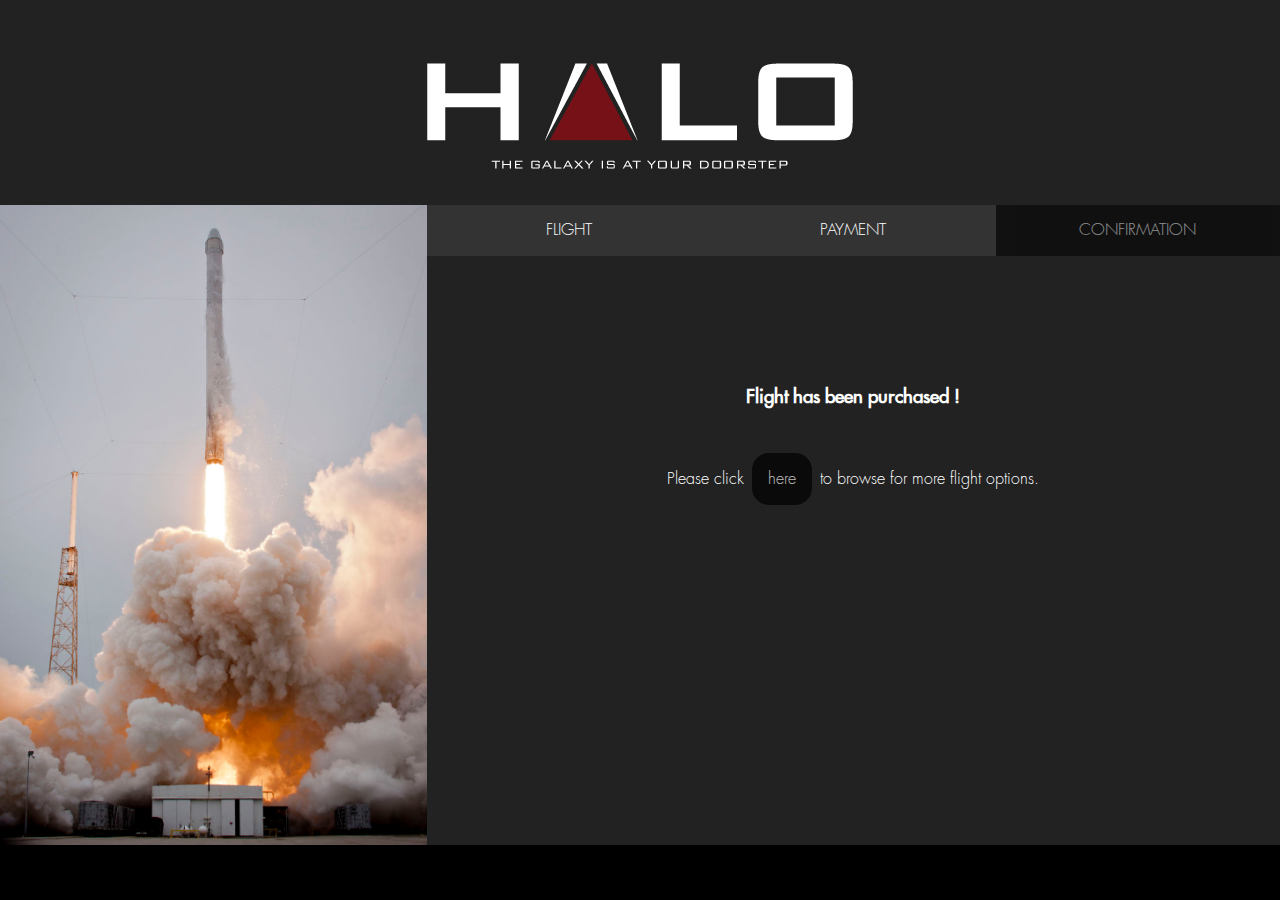
<file: confirm.html>
<!doctype html>
<html lang = "en">

<html>
	<head>

		<meta charset = "utf-8">
		<meta name="viewport" content="width=device-width, user-scalable=no">
		<title> Project Halo Flights </title>

		<link rel = "stylesheet" href = "css/main.css">
		<link rel = "stylesheet" href = "css/grid.css">
		<link rel = "stylesheet" href = "css/flight.css">


		<script>

		function toggle_visibility(id)
			{
					var e = document.getElementById(id);
					if (e.style.display == 'none' || e.style.display=='')
					{
							e.style.display = 'block';
					}
					else
					{
							e.style.display = 'none';
					}
			}

		</script>

	</head>

	<body>

		<div id="topheader">
		<a href = "index.html"> <img alt = "Header Logo for Project Halo" src = "img/project-halo-header.jpg" height = "auto" width = "100%" id="halologo"> </a>


	</div>






		<div class="grid_12">
			<div class="grid-6" id="confirmimg">
				<img src="img/launch.jpg" width="100%">

			</div>

			<div class="grid-12 confirmDetail">
				<div class="grid_12">

							<div class="grid-6 step"><a href="flight_iss.html"> FLIGHT </a></div>
							<div class="grid-6 step"><a href="purchase.html"> PAYMENT </a></div>
							<div class="grid-6 stepCurrent"><a href="confirm.html"> CONFIRMATION </a></div>

				</div>
				<div id="conText">
				<h3>Flight has been purchased !</h3>
				<p>Please click <a href="flights.html" class="blackbutton">here</a> to browse for more flight options.</p>
			</div>
			</div>


		</div>



	<!--
	<div class="footer">copyright</div>
	</body>
	-->

</html>
</file>
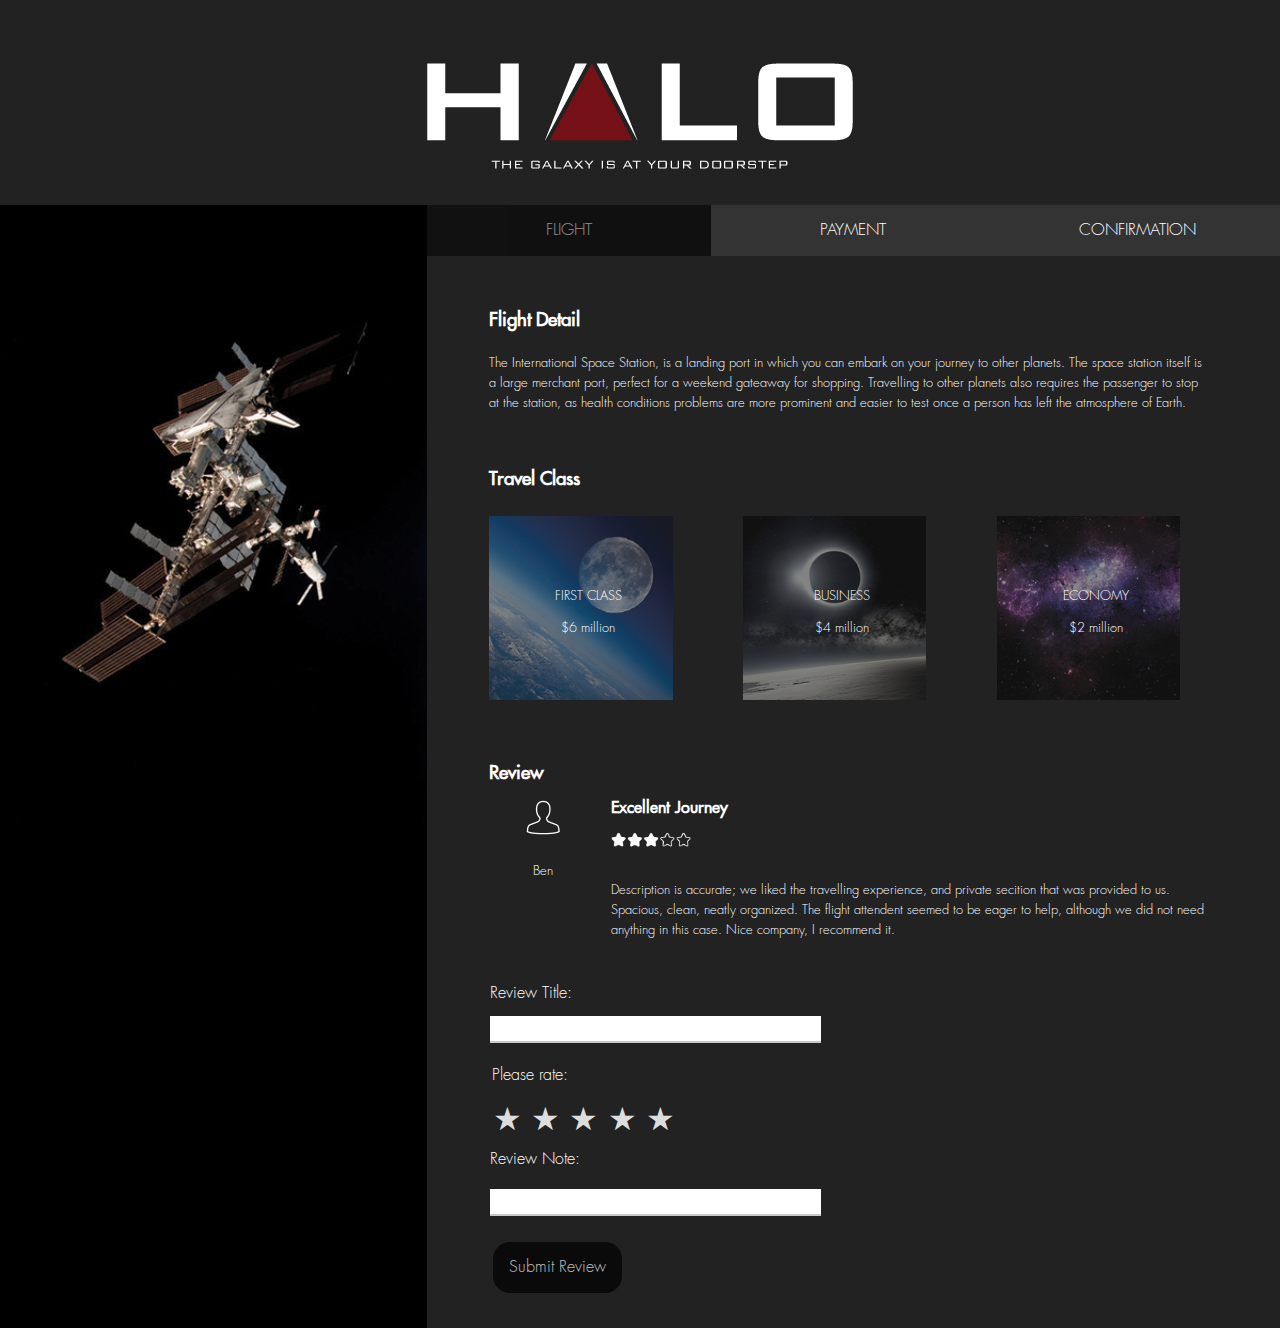
<file: flight_iss.html>
<!doctype html>
<html lang = "en">

<html>
	<head>

		<meta charset = "utf-8">
		<title> Project Halo Flights </title>
		<meta name="viewport" content="width=device-width, user-scalable=no">

		<link rel = "stylesheet" href = "css/main.css">
		<link rel = "stylesheet" href = "css/grid.css">
		<link rel = "stylesheet" href = "css/flight.css">


		<script>

		function toggle_visibility(id)
			{
					var e = document.getElementById(id);
					if (e.style.display == 'none' || e.style.display=='')
					{
							e.style.display = 'block';
					}
					else
					{
							e.style.display = 'none';
					}
			}

		</script>

	</head>

	<body>

		<div id="topheader">
		<a href = "index.html"> <img alt = "Header Logo for Project Halo" src = "img/project-halo-header.jpg" height = "auto" width = "100%" id="halologo"> </a>


	</div>






		<div class="grid_12 omega">
			<div class="grid-6 flightimgDiv">
				<img src="img/flights_iss_img.jpg" width="100%">

			</div>

			<div class="grid-12 omega" id="rightdetail">
				<div class="grid_12 omega">

							<div class="grid-6 stepCurrent"><a href="flight_iss.html"> FLIGHT </a></div>
							<div class="grid-6 step"><a href="purchase.html"> PAYMENT </a></div>
							<div class="grid-6 step"><a href="confirm.html"> CONFIRMATION </a></div>

				</div>
				<div class="grid_11 flightDetail omega">
					<h3>Flight Detail</h3>

				<p>The International Space Station, is a landing port in which you can embark on your journey to other planets. The space station itself is a large merchant port, perfect for a weekend gateaway for shopping. Travelling to other planets also requires the passenger to stop at the station, as health conditions problems are more prominent and easier to test once a person has left the atmosphere of Earth. </p>

						<!-- <div class="pButton"><a href="purchase.html">Purchase</a></div> -->

						<div class="grid_12 classSelection omega">
							<h3>Travel Class</h3>

							<a href="purchase.html">
								<div class="grid_3 imgcontainer">
								<img src="img/events_2_img.jpg">

								<div class="imgtext">
									<p>FIRST CLASS</p>
									<p>$6 million</p>
								</div>
							</div></a>
							<a href="purchase.html">
							<div class="grid_3 imgcontainer">
								<img src="img/events_4_img.jpg">
								<div class="imgtext">
									<p>BUSINESS</p>
									<p>$4 million</p>
								</div>
							</div>
						</a>
						<a href="purchase.html">
							<div class="grid_3 imgcontainer omega">
								<img src="img/events_5_img.jpg">
								<div class="imgtext">
									<p>ECONOMY</p>
									<p>$2 million</p>
								</div>
							</div>
						</a>
						</div>


						<div id="review" class="grid_12 omega">
							<h3>Review</h3>
							<div id="userreview">
								<div class="grid_2 reviewside">
									<img src="img/profile.png" width="50em">
									<p>Ben</p>
								</div>
							<div class="grid_10 omega">
										<h4>Excellent Journey</h4>
										<div><img src="img/star_white.png" width="80em"></div>
										<p>Description is accurate; we liked the travelling experience, and private secition that was provided to us. Spacious, clean, neatly organized. The flight attendent seemed to be eager to help, although we did not need anything in this case.
										Nice company, I recommend it.</p>

							</div>
						</div>




						</div>
						<div id="reviewbox">
						<div class="grid_12 omega">
								<form>

										<span class="formname">Review Title:</span>
										<span class="grid_11 omega"><input type="text" name="email" value=""/></span>
											<br />
											<fieldset class="rating">
											    <legend>Please rate:</legend>
											    <input type="radio" id="star5" name="rating" value="5" /><label for="star5" >5 stars</label>
											    <input type="radio" id="star4" name="rating" value="4" /><label for="star4" >4 stars</label>
											    <input type="radio" id="star3" name="rating" value="3" /><label for="star3" >3 stars</label>
											    <input type="radio" id="star2" name="rating" value="2" /><label for="star2" >2 stars</label>
											    <input type="radio" id="star1" name="rating" value="1" /><label for="star1" >1 star</label>
											</fieldset>
										<span class="formname grid_11 omega">Review Note:</span>
										<span class="grid_11 omega"><input type="text" name="note" value="" id="rNote" /></span>
											<br />

										<br />
										<!-- submit button-->
										<a href="#" class="blackbutton">Submit Review</a>
									</form>
						</div></div>


        </div>

			</div>

		</div>

<!--

	<div class="footer">copyright</div>

-->
	</body>

</html>
</file>
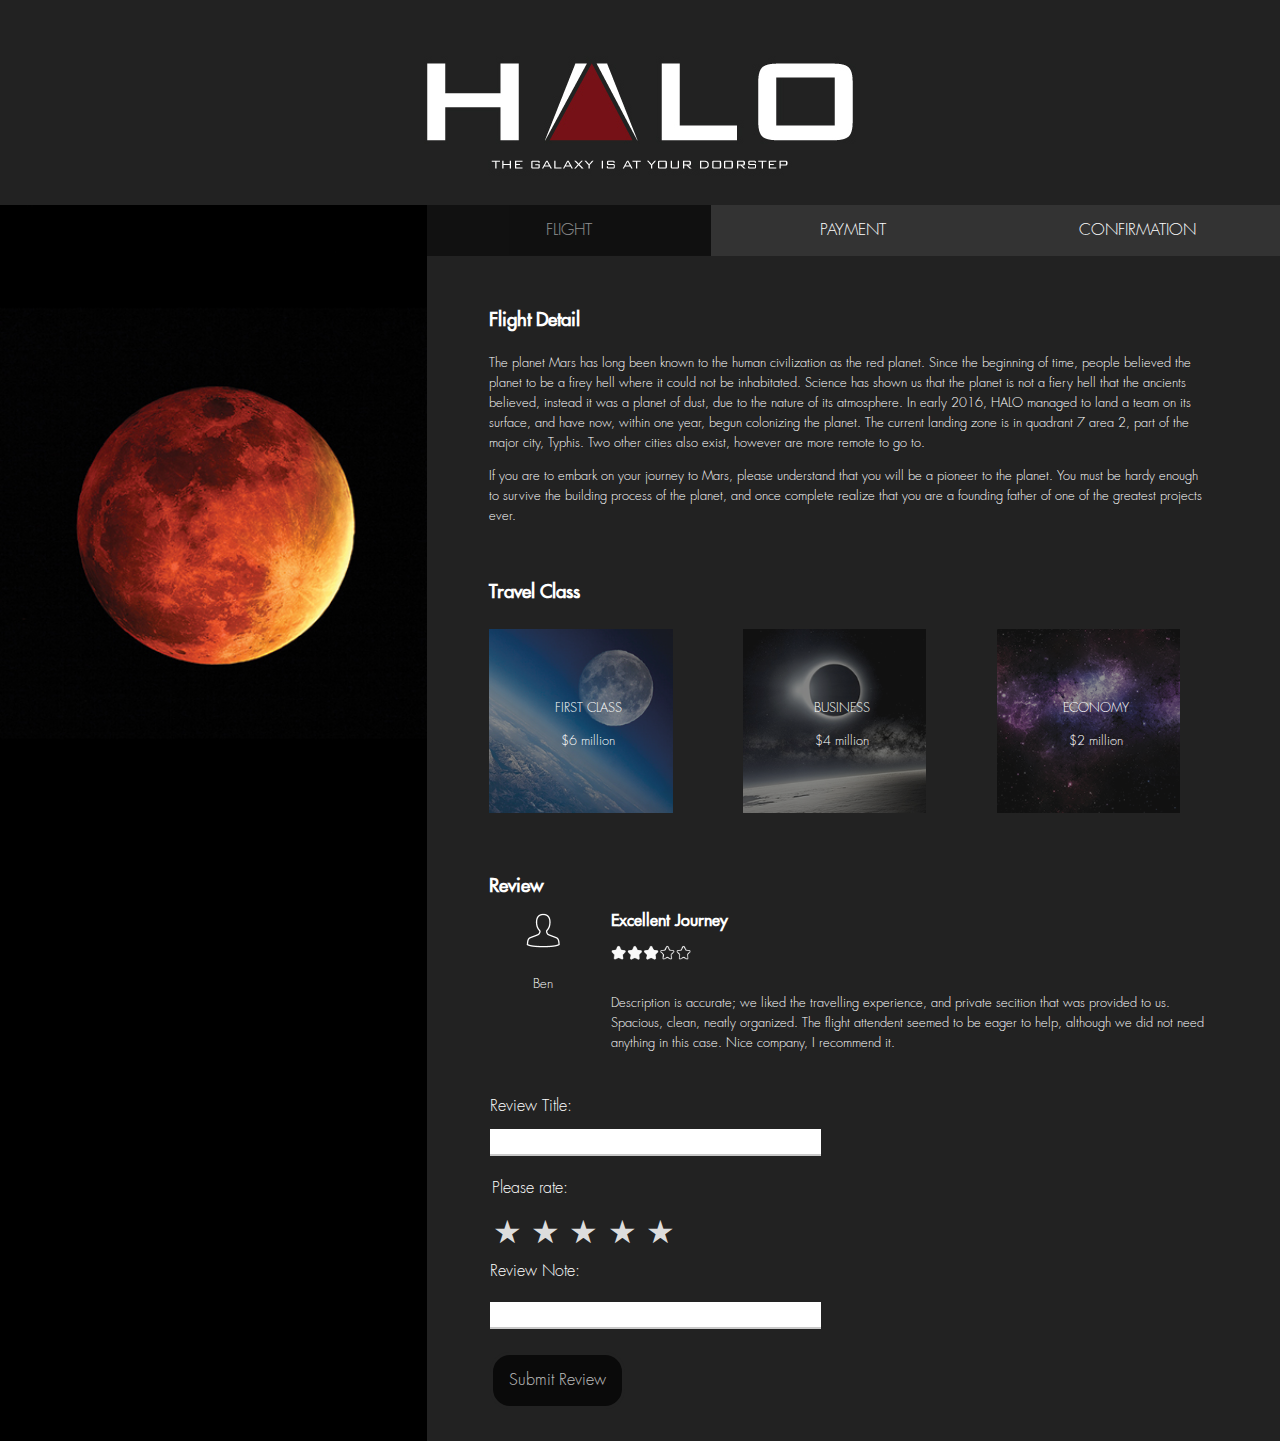
<file: flight_mars.html>
<!doctype html>
<html lang = "en">

<html>
	<head>

		<meta charset = "utf-8">
		<title> Project Halo Flights </title>
		<meta name="viewport" content="width=device-width, user-scalable=no">

		<link rel = "stylesheet" href = "css/main.css">
		<link rel = "stylesheet" href = "css/grid.css">
		<link rel = "stylesheet" href = "css/flight.css">


		<script>

		function toggle_visibility(id)
			{
					var e = document.getElementById(id);
					if (e.style.display == 'none' || e.style.display=='')
					{
							e.style.display = 'block';
					}
					else
					{
							e.style.display = 'none';
					}
			}

		</script>

	</head>

	<body>

		<div id="topheader">
		<a href = "index.html"> <img alt = "Header Logo for Project Halo" src = "img/project-halo-header.jpg" height = "auto" width = "100%" id="halologo"> </a>


	</div>






		<div class="grid_12 omega">
			<div class="grid-6 flightimgDiv">
				<img src="img/flights_mars_img.jpg" width="100%">

			</div>

			<div class="grid-12 omega" id="rightdetail">
				<div class="grid_12 omega">

							<div class="grid-6 stepCurrent"><a href="flight_iss.html"> FLIGHT </a></div>
							<div class="grid-6 step"><a href="purchase.html"> PAYMENT </a></div>
							<div class="grid-6 step"><a href="confirm.html"> CONFIRMATION </a></div>

				</div>
				<div class="grid_11 flightDetail omega">
					<h3>Flight Detail</h3>

				<p>The planet Mars has long been known to the human civilization as the red planet. Since the beginning of time, people believed the planet to be a firey hell where it could not be inhabitated. Science has shown us that the planet is not a fiery hell that the ancients believed, instead it was a planet of dust, due to the nature of its atmosphere. In early 2016, HALO managed to land a team on its surface, and have now, within one year, begun colonizing the planet. The current landing zone is in quadrant 7 area 2, part of the major city, Typhis. Two other cities also exist, however are more remote to go to.</p>

				<p> If you are to embark on your journey to Mars, please understand that you will be a pioneer to the planet. You must be hardy enough to survive the building process of the planet, and once complete realize that you are a founding father of one of the greatest projects ever. </p>

						<!-- <div class="pButton"><a href="purchase.html">Purchase</a></div> -->

						<div class="grid_12 classSelection omega">
							<h3>Travel Class</h3>

							<a href="purchase.html">
								<div class="grid_3 imgcontainer">
								<img src="img/events_2_img.jpg">

								<div class="imgtext">
									<p>FIRST CLASS</p>
									<p>$6 million</p>
								</div>
							</div></a>
							<a href="purchase.html">
							<div class="grid_3 imgcontainer">
								<img src="img/events_4_img.jpg">
								<div class="imgtext">
									<p>BUSINESS</p>
									<p>$4 million</p>
								</div>
							</div>
						</a>
						<a href="purchase.html">
							<div class="grid_3 imgcontainer omega">
								<img src="img/events_5_img.jpg">
								<div class="imgtext">
									<p>ECONOMY</p>
									<p>$2 million</p>
								</div>
							</div>
						</a>
						</div>


						<div id="review" class="grid_12 omega">
							<h3>Review</h3>
							<div id="userreview">
								<div class="grid_2 reviewside">
									<img src="img/profile.png" width="50em">
									<p>Ben</p>
								</div>
							<div class="grid_10 omega">
										<h4>Excellent Journey</h4>
										<div><img src="img/star_white.png" width="80em"></div>
										<p>Description is accurate; we liked the travelling experience, and private secition that was provided to us. Spacious, clean, neatly organized. The flight attendent seemed to be eager to help, although we did not need anything in this case.
										Nice company, I recommend it.</p>

							</div>
						</div>




						</div>
						<div id="reviewbox">
						<div class="grid_12 omega">
								<form>

										<span class="formname">Review Title:</span>
										<span class="grid_11 omega"><input type="text" name="email" value=""/></span>
											<br />
											<fieldset class="rating">
											    <legend>Please rate:</legend>
											    <input type="radio" id="star1" name="rating" value="1" /><label for="star1" >1 stars</label>
											    <input type="radio" id="star2" name="rating" value="2" /><label for="star2" >2 stars</label>
											    <input type="radio" id="star3" name="rating" value="3" /><label for="star3" >3 stars</label>
											    <input type="radio" id="star4" name="rating" value="4" /><label for="star4" >4 stars</label>
											    <input type="radio" id="star5" name="rating" value="5" /><label for="star5" >5 star</label>
											</fieldset>
										<span class="formname grid_11 omega">Review Note:</span>
										<span class="grid_11 omega"><input type="text" name="note" value="" id="rNote" /></span>
											<br />

										<br />
										<!-- submit button-->
										<a href="#" class="blackbutton">Submit Review</a>
									</form>
						</div></div>


        </div>

			</div>

		</div>

<!--

	<div class="footer">copyright</div>

-->
	</body>

</html>
</file>
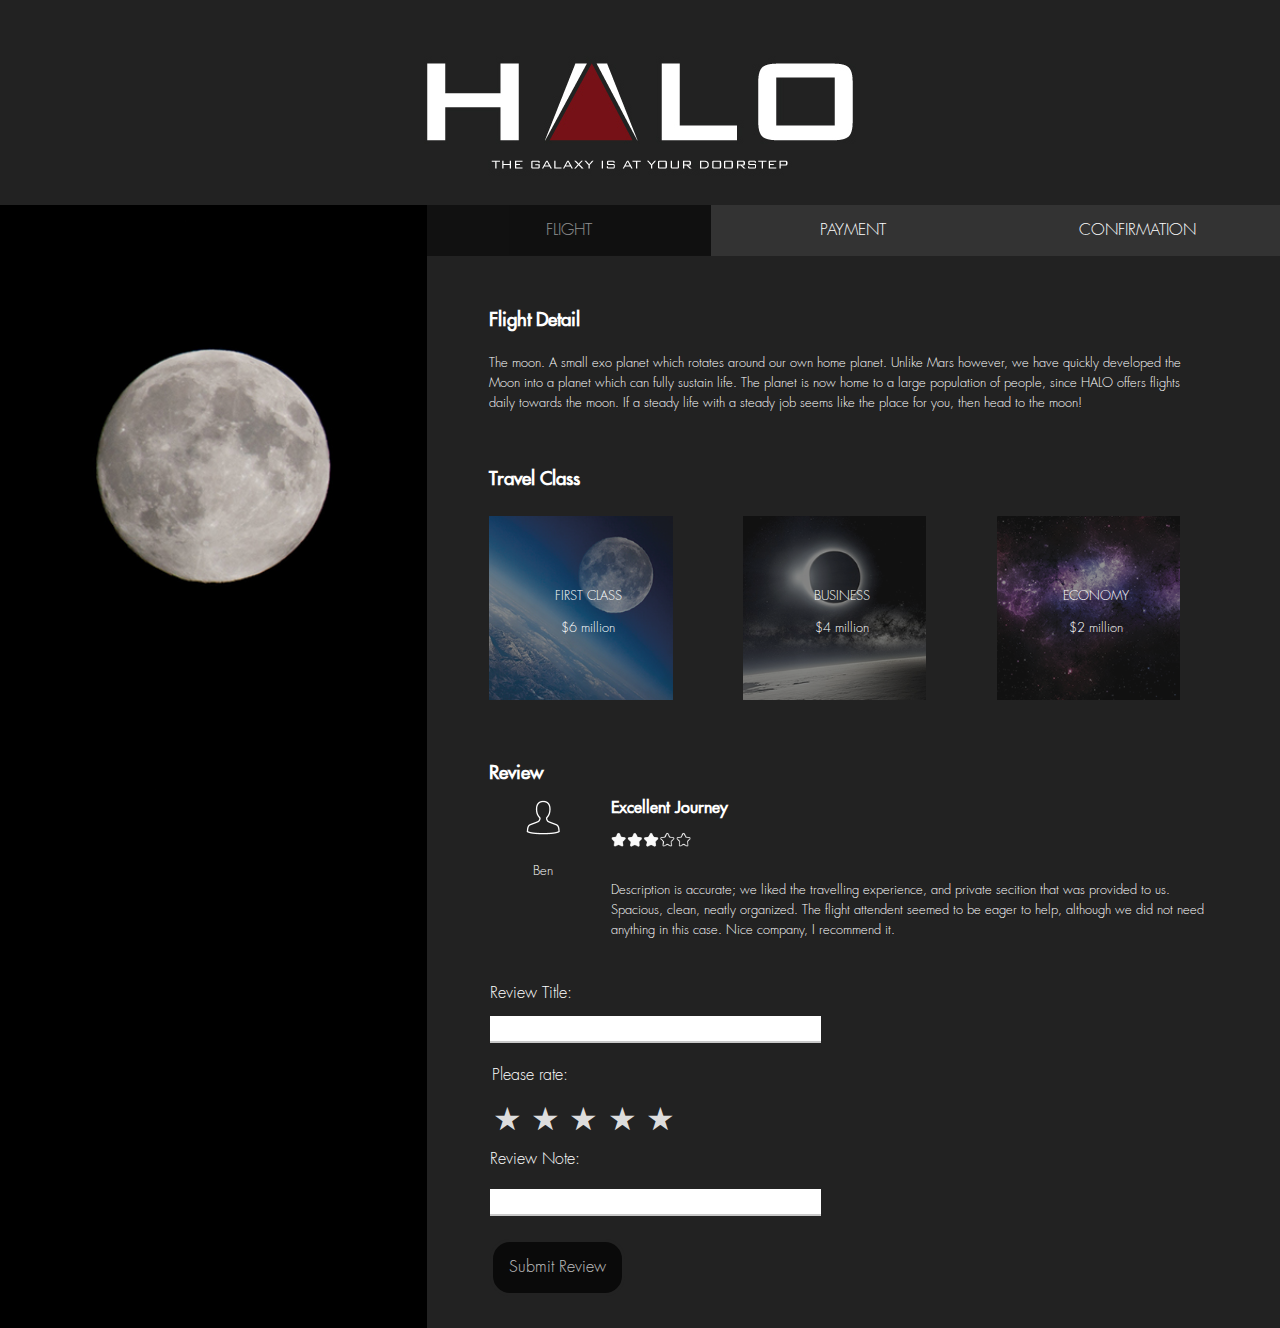
<file: flight_moon.html>
<!doctype html>
<html lang = "en">

<html>
	<head>

		<meta charset = "utf-8">
		<title> Project Halo Flights </title>
		<meta name="viewport" content="width=device-width, user-scalable=no">

		<link rel = "stylesheet" href = "css/main.css">
		<link rel = "stylesheet" href = "css/grid.css">
		<link rel = "stylesheet" href = "css/flight.css">


		<script>

		function toggle_visibility(id)
			{
					var e = document.getElementById(id);
					if (e.style.display == 'none' || e.style.display=='')
					{
							e.style.display = 'block';
					}
					else
					{
							e.style.display = 'none';
					}
			}

		</script>

	</head>

	<body>

		<div id="topheader">
		<a href = "index.html"> <img alt = "Header Logo for Project Halo" src = "img/project-halo-header.jpg" height = "auto" width = "100%" id="halologo"> </a>


	</div>






		<div class="grid_12 omega">
			<div class="grid-6 flightimgDiv">
				<img src="img/flights_mun_img.jpg" width="100%">

			</div>

			<div class="grid-12 omega" id="rightdetail">
				<div class="grid_12 omega">

							<div class="grid-6 stepCurrent"><a href="flight_iss.html"> FLIGHT </a></div>
							<div class="grid-6 step"><a href="purchase.html"> PAYMENT </a></div>
							<div class="grid-6 step"><a href="confirm.html"> CONFIRMATION </a></div>

				</div>
				<div class="grid_11 flightDetail omega">
					<h3>Flight Detail</h3>

				<p>The moon. A small exo planet which rotates around our own home planet. Unlike Mars however, we have quickly developed the Moon into a planet which can fully sustain life. The planet is now home to a large population of people, since HALO offers flights daily towards the moon. If a steady life with a steady job seems like the place for you, then head to the moon!</p>

						<!-- <div class="pButton"><a href="purchase.html">Purchase</a></div> -->

						<div class="grid_12 classSelection omega">
							<h3>Travel Class</h3>

							<a href="purchase.html">
								<div class="grid_3 imgcontainer">
								<img src="img/events_2_img.jpg">

								<div class="imgtext">
									<p>FIRST CLASS</p>
									<p>$6 million</p>
								</div>
							</div></a>
							<a href="purchase.html">
							<div class="grid_3 imgcontainer">
								<img src="img/events_4_img.jpg">
								<div class="imgtext">
									<p>BUSINESS</p>
									<p>$4 million</p>
								</div>
							</div>
						</a>
						<a href="purchase.html">
							<div class="grid_3 imgcontainer omega">
								<img src="img/events_5_img.jpg">
								<div class="imgtext">
									<p>ECONOMY</p>
									<p>$2 million</p>
								</div>
							</div>
						</a>
						</div>


						<div id="review" class="grid_12 omega">
							<h3>Review</h3>
							<div id="userreview">
								<div class="grid_2 reviewside">
									<img src="img/profile.png" width="50em">
									<p>Ben</p>
								</div>
							<div class="grid_10 omega">
										<h4>Excellent Journey</h4>
										<div><img src="img/star_white.png" width="80em"></div>
										<p>Description is accurate; we liked the travelling experience, and private secition that was provided to us. Spacious, clean, neatly organized. The flight attendent seemed to be eager to help, although we did not need anything in this case.
										Nice company, I recommend it.</p>

							</div>
						</div>




						</div>
						<div id="reviewbox">
						<div class="grid_12 omega">
								<form>

										<span class="formname">Review Title:</span>
										<span class="grid_11 omega"><input type="text" name="email" value=""/></span>
											<br />
											<fieldset class="rating">
											    <legend>Please rate:</legend>
											    <input type="radio" id="star5" name="rating" value="5" /><label for="star5" >5 stars</label>
											    <input type="radio" id="star4" name="rating" value="4" /><label for="star4" >4 stars</label>
											    <input type="radio" id="star3" name="rating" value="3" /><label for="star3" >3 stars</label>
											    <input type="radio" id="star2" name="rating" value="2" /><label for="star2" >2 stars</label>
											    <input type="radio" id="star1" name="rating" value="1" /><label for="star1" >1 star</label>
											</fieldset>
										<span class="formname grid_11 omega">Review Note:</span>
										<span class="grid_11 omega"><input type="text" name="note" value="" id="rNote" /></span>
											<br />

										<br />
										<!-- submit button-->
										<a href="#" class="blackbutton">Submit Review</a>
									</form>
						</div></div>


        </div>

			</div>

		</div>

<!--

	<div class="footer">copyright</div>

-->
	</body>

</html>
</file>
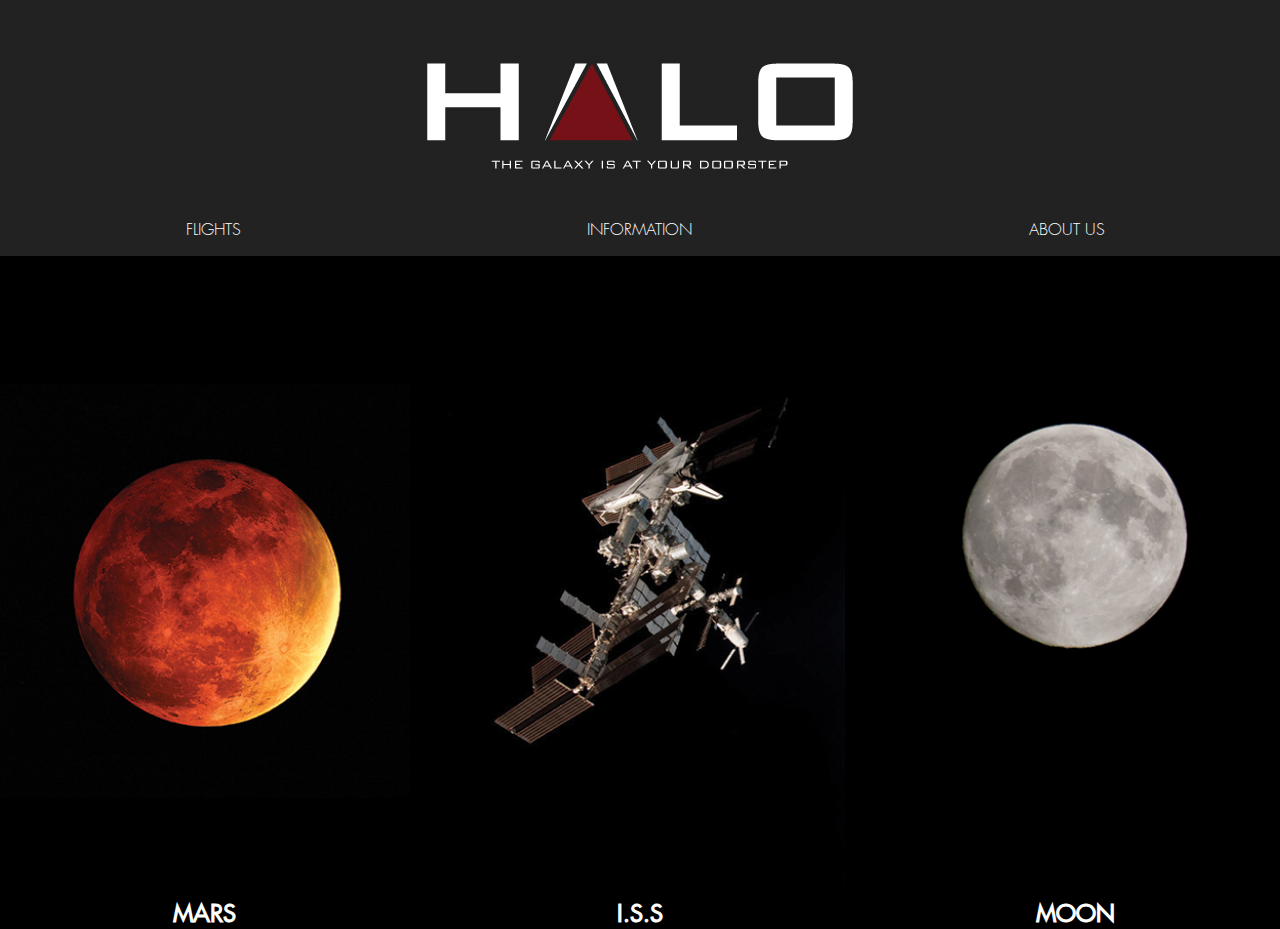
<file: flights.html>
<!doctype html>
<html lang = "en">

<html>
	<head>

		<meta charset = "utf-8">
		<meta name="viewport" content="width=device-width, user-scalable=no">
		<title> Project Halo Flights </title>

		<link rel = "stylesheet" href = "css/main.css">
		<link rel = "stylesheet" href = "css/grid.css">
		<link rel = "stylesheet" href = "css/flight.css">
		<link rel = "stylesheet" href = "css/nav.css">

	</head>

	<body>
		<div id="topheader">
		<a href = "index.html"> <img alt = "Header Logo for Project Halo" src = "img/project-halo-header.jpg" height = "auto" width = "100%" id="halologo"> </a>

		<!-- Navigational Bar -->
		<div class="mobilenav">
		<nav class = "grid-18 navContainer" id="nav">

			<div class = "grid-6 navitems" id="homeNav">
				<a href = "index.html"> HOME </a>

			</div>

				<div class = "grid-6 navitems left">
					<a href = "flights.html"> FLIGHTS </a>

				</div>

				<div class = "grid-6 navitems inner">
					<a href = "information.html"> INFORMATION </a>

				</div>

				<div class = "grid-6 navitems right">
					<a href = "contact.html"> ABOUT US </a>
				</div>


		</nav>
	</div>
	</div>





		<div id="product">

				<div class="grid_4 f1">

				<div class="flightButton">
					<a href="flight_mars.html"></a>
				</div>
				<div class="flightTitle">
					<h2>MARS</h2>
				</div>
			</div>

			<div class="grid_4 f2">

				<div class="flightButton">
					<a href="flight_iss.html"></a>
				</div>
				<div class="flightTitle">
					<h2>I.S.S</h2>
				</div>
			</div>
			<div class="grid_4 omega f3">

				<div class="flightButton">
					<a href="flight_moon.html"></a>
				</div>
				<div class="flightTitle">
					<h2>MOON</h2>
				</div>
			</div>

		</div>

		<!--
		<div class="footer">
			<div class="grid_3">
				<div class="grid_12">
					<p>1234 Street, City</p>
					<p>1234 Street, City</p>
				</div>
						<div class="grid_2">
						<img src="img/fb.png" width="100%">
					</div>
					<div class="grid_2">
						<img src="img/twitter.png" width="100%">
					</div>
					<div class="grid_2">
						<img src="img/google.png" width="100%">
					</div>

			</div>
			<div class="grid_3">
				<p>1234 Street, City</p>
				<p>1234 Street, City</p>
			</div>
			<div class="grid_6 omega"></div>
		</div>
	-->


		<script src="http://ajax.googleapis.com/ajax/libs/jquery/1.8.2/jquery.min.js"></script>
					<script type="text/javascript">
						$("#nav").addClass("js").before('<div id="menu">Menu</div>');
						$("#menu").click(function(){
							$("#nav").toggle();
						});
						$(window).resize(function(){
							if(window.innerWidth > 1224) {
								$("#nav").removeAttr("style");
							}
						});
					</script>
	</body>

</html>
</file>
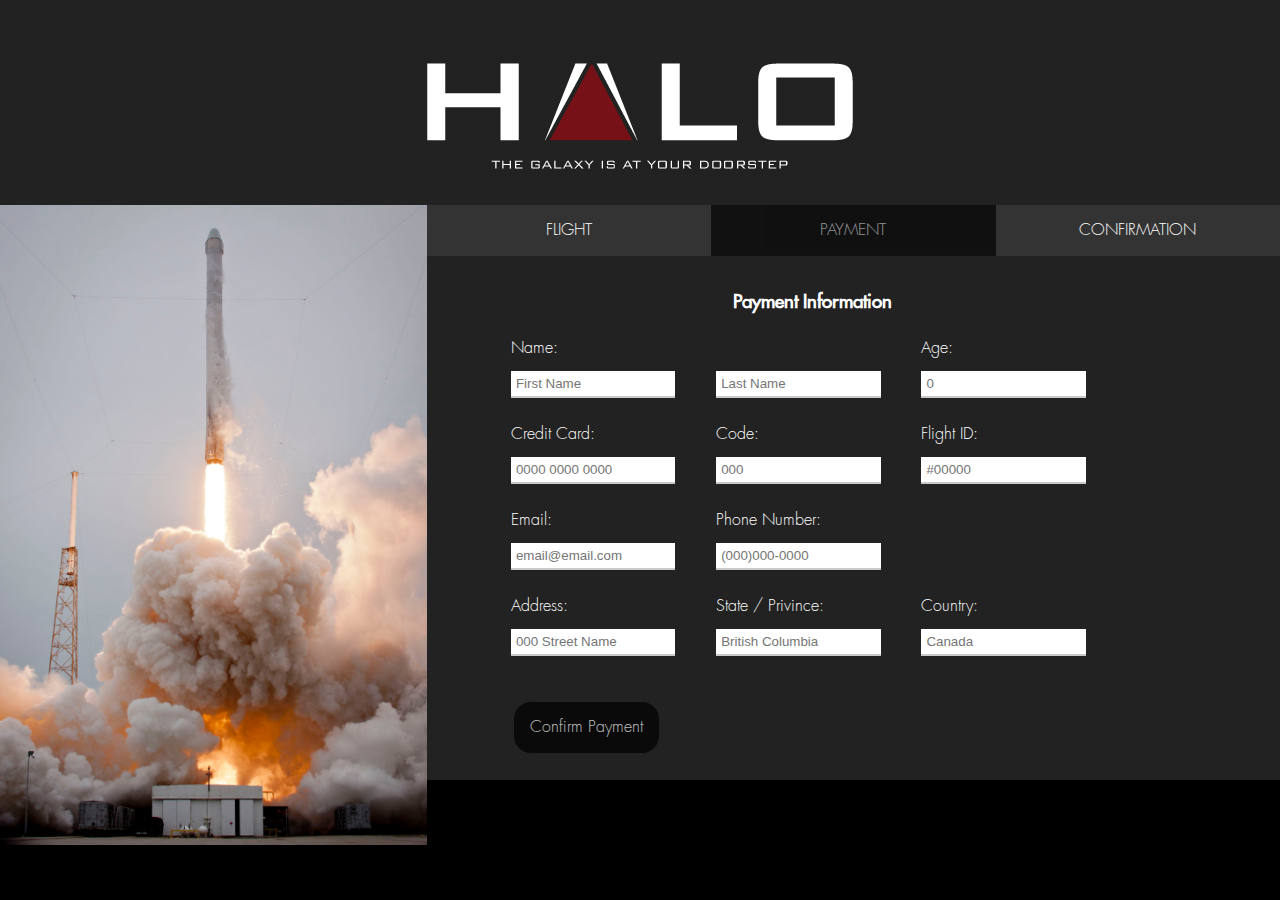
<file: purchase.html>
<!doctype html>
<html lang = "en">

<html>
	<head>

		<meta charset = "utf-8">
		<meta name="viewport" content="width=device-width, user-scalable=no">
		<title> Project Halo Flights </title>

		<link rel = "stylesheet" href = "css/nav.css">
		<link rel = "stylesheet" href = "css/main.css">
		<link rel = "stylesheet" href = "css/grid.css">
		<link rel = "stylesheet" href = "css/flight.css">
   	<link rel = "stylesheet" href = "css/purchase.css">




	</head>

	<body>
		<div id="topheader">
		<a href = "index.html"> <img alt = "Header Logo for Project Halo" src = "img/project-halo-header.jpg" height = "auto" width = "100%" id="halologo"> </a>


	</div>





		<div>
			<div class="grid-6">


			<img src="img/launch.jpg" width="100%">
			</div>

			<div class="grid-12 omega" id="payscreen">
				<div class="grid_12 omega">

							<div class="grid-6 step"><a href="flight_iss.html"> FLIGHT </a></div>
							<div class="grid-6 stepCurrent"><a href="#"> PAYMENT </a></div>
							<div class="grid-6 step"><a href="confirm.html"> CONFIRMATION </a></div>

				</div>

				<div class="grid_9 payment omega">

        <h3>Payment Information</h3>

            <form>
              <div class="grid_4">
  						<span class="formname">Name:</span>  <br />
              <input type="text" name="firstname" placeholder="First Name" value=""/>
            </div>
            <div class="grid_4">
              <br />
              <input type="text" name="lastname" placeholder="Last Name"/>
            </div>
            <div class="grid_4 omega">
              <span class="formname">Age:</span> <br />
              <input type="text" name="age" placeholder="0" value=""/>
            </div>

              <div class="grid_4">
  						<span class="formname">Credit Card:</span> <br />
              <input type="text" name="credit" placeholder="0000 0000 0000" value=""/>
            </div>
            <div class="grid_4">
              <span class="formname">Code:</span> <br />
              <input type="text" name="code" placeholder="000" value=""/>
            </div>
            <div class="grid_4 omega">
              <span class="formname">Flight ID:</span> <br />
              <input type="text" name="flightid" placeholder="#00000" value=""/>

            </div>

            <div class="grid_4">

  						<span class="formname">Email:</span> <br />
              <input type="text" name="email" placeholder="email@email.com" value=""/>
            </div>
            <div class="grid_4">
              <span class="formname">Phone Number:</span> <br />
              <input type="text" name="phonenumber" placeholder="(000)000-0000" value=""/>
            </div>
            <div class="grid_4 omega"></div>

            <div class="grid_4">

  						<span class="formname">Address:</span> <br />
              <input type="text" name="street" placeholder="000 Street Name"  value=""/>
            </div>
            <div class="grid_4">
              <span class="formname">State / Privince:</span><br />
              <input type="text" name="state" placeholder="British Columbia"  value=""/>
            </div>
            <div class="grid_4 omega">
              <span class="formname">Country:</span><br />
               <input type="text" name="country" placeholder="Canada"  value=""/>
             </div>
              <br />

  						<br />
  						<!-- submit button-->
							<a href="confirm.html" class="blackbutton">Confirm Payment</a>



  					</form>


        </div>

			</div>

		</div>

<!-- <div class="grid-12" id="confirmDiv">
	<div class="cfcontent">Confirm Payment?</div>
</div> -->

<!--
	<div class="footer">
		<div class="grid_3 omega">
			<div class="grid_12">
				<p>1234 Street, City</p>
				<p>1234 Street, City</p>
			</div>
					<div class="grid_2">
					<img src="img/fb.png" width="100%">
				</div>
				<div class="grid_2">
					<img src="img/twitter.png" width="100%">
				</div>
				<div class="grid_2">
					<img src="img/google.png" width="100%">
				</div>

		</div>
		<div class="grid_3 omega">
			<p>1234 Street, City</p>
			<p>1234 Street, City</p>
			<p>1234 Street, City</p>
			<p>1234 Street, City</p>
		</div>
		<div class="grid_6 omega"></div>
	</div>

-->


	</body>

</html>
</file>
<file: css/main.css>
/* ONE TWO Three*/
@font-face {
	font-family: "Futura";
	font-weight: normal;
	font-style: normal;
	src: url('fonts/FuturaStd-Light.otf') format('opentype');
}

@font-face {
	font-family: "Futura-Medium";
	font-weight: normal;
	font-style: normal;
	src: url('fonts/FuturaStd-Medium.otf') format('opentype');
}

@font-face {
	font-family: "Logo";
	font-weight: normal;
	font-style: normal;
	src: url('fonts/space age.ttf') format('truetype');
}

html, body{
	margin: 0;
	padding: 0;
}

h1{
	display: inline-block;
	font-family: "Logo";
	padding-left: 10px;
}

h2{
	font-weight: "12px";
}

h3{
	text-align: center;
}

h4{
	font-family: "Futura-Medium";
}



figcaption{
	position: absolute;
	color: white;
	bottom: 1em;
	left: 3.5em;
}

figure{
	position: relative;
	margin:0;
}

a{
	text-decoration: none;
	color: white;
}



img {
	height: auto;
	max-width: 100%;
}

p {
	font-family: "Futura";
	color: black;
}

h4{
	text-align: center;
}

.image-text{
	text-align: center;
	display:block;
}

.splash-image-text{
	position: relative;
}


h1{
	display: block;
	position: absolute;
	font-family: "Logo";
	font-size: 2em;
	width: 100%;
	padding-top: 30px;
	padding-bottom: 30px;
	text-align: center;
	background-color: #222222;
	color: white;
	margin: 0;
}



.placeholderBox{
	display:block;
	padding-top: 46px;
	padding-bottom: 46px;
}

.placeholderSmallBox{
	display:block;
	padding-top:60px;
	padding-top:60px;
	width: 90%;
	border: 1px solid black;
}

.placeholderSmallBox{
	display:inline-block;
	width: 90%;
	padding-top: 120px;
	padding-bottom: 120px;
	margin-left:5%;
	border: 1px solid black;
}

h2{
	font-family: "Futura-Medium";
	font-size: 30;
}

h3{
	font-family: "Futura-Medium";
	font-size: 20;
	margin-left: 5%;
}

h4{
	font-family: "Futura-Medium";
	font-size: 10;
	margin-bottom: 0;
	color: black;
	margin-top: 5px;
}

p {
	font-family: "Futura";
	font-size: 15;
}

form {
	display: block;
	padding: 1em;
	font-family: "Futura";
}

.input-wrapper {
	margin: 0 0 1em 0; /* Here we are defining the margins for 'top right bottom left' */
}

label{
	display:block;
}

.flightphotos{
	width: 33%;
	border: 1px solid black;
}

.blackblocks{
	display: inline-block;
	margin: 1 1 1 1;
	padding: 1em;
	background-color: #222222;
	border: solid #222222;
	color: white;
}

.whiteblocks{
	display: inline-block;
	margin: 1 1 1 1;
	padding: 1em;
	background-color: #FFFFFF;
	border: solid #222222;
	color: black;
}

.redblocks{
	display: inline-block;
	margin: 1 1 1 1;
	padding: 1em;
	background-color: #761117;
	border: solid #761117;
	color: white;
}

.greyblocks{
	display: inline-block;
	margin: 1 1 1 1;
	padding: 1em;
	background-color: #A7A9AB;
	border: solid #A7A9AB;
	color: white;
	clear: right;
}

.blacktext {
	color: #222222;
}

.whitetext {
	color: #FFFFFF;
	background-color: #222222;
	padding: 0.5em;
}

.redtext {
	color: #761117;
}

.greytext {
	color: #A7A9AB;
}

a {
	font-family: "Futura";
}

a.blackbutton {
	display: inline-block;
 	padding: 1em 1em;
  	color: #222222;
  	border: solid #222222;
  	text-decoration: none;
}

a.blackbutton:hover, a.blackbutton:active{
	background-color: #222222;
	color: white;
}

a.redbutton {
	display: inline-block;
 	padding: 1em 1em;
  	color: #761117;
  	border: solid #761117;
  	text-decoration: none;
}

a.redbutton:hover, a.redbutton:active{
	background-color: #761117;
	color: white;
}

a.greybutton {
	display: inline-block;
 	padding: 1em 1em;
  	color: #A7A9AB;
  	border: solid #A7A9AB;
  	text-decoration: none;
}

a.greybutton:hover, a.greybutton:active{
	background-color: #A7A9AB;
	color: white;
}

.webnavbar {
	background-color: #222222;
}

.bodytext {
	display: inline-block;
	margin-left: 3em;
	width: 70%;
	padding-top: 7em;
}

.sampleCode {
	color:#761117;
}

.samplenav{
	height: 40px;
}

.placeholderSplashImage{
	display:inline-block;
	width: 100%;
    height: 30em;
    border: 25px solid navy;
	border: 1px solid black;
}

.mobilenav nav {
	position: static;

}
.contentt {
	margin-top: 0%;
	width: 100%;
	display: inline-block;
}

.linkButton{
	border:1px solid #000;
	padding:5px 20px;
	width:20%;
	margin-left:auto;
	margin-right:auto;

}

.footer{
	clear:left;
	margin-top:30px;
	border-top:1px solid #404041;
	width: 98%;
	padding: 10px;
	background-color: #000;
	height: 10%;
	display: inline-block;
	color: #404041;


}

.footer .grid_3{
	border-right:1px solid #404041;
	padding:20px;
}

.footer .grid_3 .grid_2{
	text-align:center;
}
.footer p{
	color: #404041;
}
.footer img{
	display:inline-block;
	width:40px;
}

#topheader{
	background-color:#222;
}
#menu{
	font-family: "Futura-Medium";
	font-weight: normal;
	font-style: normal;
	src: url('fonts/FuturaStd-Medium.otf') format('opentype');
}
.header{
  background-color:#222;
}
nav .box-item-nav ul {
	display: none;
}

nav .box-item-nav a:hover{
	background: #4b545f;
			background: linear-gradient(top, #4f5964 0%, #5f6975 40%);
			background: -moz-linear-gradient(top, #4f5964 0%, #5f6975 40%);
			background: -webkit-linear-gradient(top, #4f5964 0%,#5f6975 40%);

	list-style: none;
	position: relative;
	display: inline-table;
}
	nav .box-item-nav a:hover > ul {
		display: block;

	}


		/* Tablet */
	@media screen and (max-width: 1024px) {
	}




	/* Mobile */
	@media screen and (max-width: 480px) {
	}
</file>
<file: css/grid.css>
/* Computer */
.grid_1 { width: 6.5%; }
.grid_2 { width: 15%; }
.grid_3 { width: 23.5%; }
.grid_4 { width: 32%; }
.grid_5 { width: 40.5%; }
.grid_6 { width: 49%; }
.grid_7 { width: 57.5%; }
.grid_8 { width: 66%; }
.grid_9 { width: 74.5%; }
.grid_10 { width: 83%; }
.grid_11 { width: 91.5%; }
.grid_12 { width: 100%; }

.specialtyGrid {width: 12.5%;}

.grid_1,
.grid_2,
.grid_3,
.grid_4,
.grid_5,
.grid_6,
.grid_7,
.grid_8,
.grid_9,
.grid_10,
.grid_11,
.grid_12 {
	margin: 0 2% 1% 0;
	float: left;
	display: block;
	/*background-color: #ccc;*/
	/*height: 150px;*/
	height:auto;
}

.alpha{margin-left:0;}
.omega{margin-right:0;}

.container{
	width: 90%; /*width: 1000px;*/
	max-width: 1000px;
	margin: auto;

}


/* grid without gutter */
.grid-18,
	.grid-15, /* 9 + 6 = 15 with 3 more = 18 */
	.grid-12, /* 9 + 3 = 12 with 6 more = 18 */
.grid-9,
.grid-6,
.grid-3,
.grid-1 { clear: none; float: left; }

.grid-18 { width: 100%; }
	.grid-15 { width: 83.3333333%; } /* 9 + 6 = 15 with 3 more = 18 */
	.grid-12 { width: 66.6666666%; } /* 9 + 3 = 12 with 6 more = 18 */
																	/* Percentage Math */
.grid-9  { width: 50%; }         /* 100 /2 */
.grid-6  { width: 33.3333333%;} /* 100 /3 */
.grid-3  { width: 16.6666666%; } /* 100 /6 */
.grid-1  { width:  5.5555555%; } /* 100 /18 */

.left  { margin-left: 0; }
.right { margin-right: 0; }


.clear{clear:both;display:block;overflow:hidden;visibility:hidden;width:0;height:0}.clearfix:after{clear:both;content:' ';display:block;font-size:0;line-height:0;visibility:hidden;width:0;height:0}* html .clearfix,*:first-child+html .clearfix{zoom:1}


/* Mobile */
@media screen and (max-width : 480px) {

.event1 .imgtext{

	opacity: 0.5;
	font-size: 15;
}
.imgtext{

	height:100%;
}

.grid_1,
.grid_2,
.grid_3,
.grid_4,
.grid_5,
.grid_6,
.grid_7,
.grid_8,
.grid_9,
.grid_10,
.grid_11,
.grid_12,
.grid-1,
.grid-2,
.grid-3,
.grid-4,
.grid-5,
.grid-6,
.grid-7,
.grid-8,
.grid-9,
.grid-10,
.grid-11,
.grid-12,
.grid-13,
.grid-14,
.grid-15,
.grid-16,
.grid-17,
.grid-18   {
	width:100%;
}

}

@media screen and (max-width: 1000px) and (min-width: 480px){
	.event1 .imgtext{
		font-size: 8px;
}

@media screen and (max-width : 480px) {

.event1 .imgtext{

	opacity: 0.5;
	font-size: 15;
}
.imgtext{

	height:100%;
}
}
</file>
<file: css/flight.css>
html{
	background-color:#000;
	color:#fff;
	height:100%;
}
body{
	height:100%;
}


h3{
	margin:0;
	padding:10px 0;
}

p{
	color:#fff;
	line-height:20px;
}


.heading{
	background-color: #000;
	color: #fff;
	text-align: center;
}

.pgContent{
	/*position: absolute;*/
	margin-top: auto;
	width: 100%;
	height: 200px;
	background-color: #fff;

}

.contentImg{
	display: inline-block;
	background-color: #fff;
	height: 40em;


}

#homeNav{
	display:none;
}

.f1{
	background: url(../img/flights_mars_img.jpg) no-repeat;
	background-position:center;

-webkit-background-size: cover;
-moz-background-size: cover;
-o-background-size: cover;
background-size: contain;
}

.f2{
	background: url(../img/flights_iss_img.jpg) no-repeat;

	background-position:center;
-webkit-background-size: cover;
-moz-background-size: cover;
-o-background-size: cover;
background-size: contain;
}

.f3{
	background: url(../img/flights_mun_img.jpg) no-repeat;

	background-position:center;
-webkit-background-size: cover;
-moz-background-size: cover;
-o-background-size: cover;
background-size: contain;
}

.flightTitle h2{
	text-align: center;
	z-index:2;
	color:#fff;

}

.flightDetail{
	margin-top:4%;
}
.flightDetail h3{
	text-align:left;
	margin-left:8%;
}

.flightDetail p{
	margin-left:8%;;
	font-size:0.8em;
}


.flightButton a{
	float: none;
	z-index:3;
	display: block;
	width:100%;
  color: #000;

	height:40em;
  text-decoration: none;
  display: inline-block;
  /*position: relative;*/
  -webkit-transition: background-color 0.5s ease-out;
  transition: background-color 0.5s ease-out;
	opacity:0.6;
	background-color:transparent;

}

.flightButton a:hover{
	background-color:#000;
}

.pButton a{
	float:right;
	border:1px solid #fff;
	padding:10px;
	margin-right:1em;
}

.flightContent{
	/*padding:1em;*/
	color:#000;
}
.flightContent p{

	color:#333;
}
.flightDetail{
	/*padding:1em 0 1em 1em;*/
}

.classSelection{
	margin-left:8%;
}
.classSelection{
	margin-top:2em;
}
.classSelection h3{
	margin-left:0;
}
.classSelection img{

}

#rightdetail{
	background-color:#222;

}
#review{
	margin-top:2em;
}
.imgcontainer{
	position:relative;
	margin-right:9%;
	margin-top:1em;
}

.imgcontainer img{
	opacity:0.5;

}
.imgtext{
	position: absolute;
   top: 30%;
   left: 0;
   text-align: center;
   width: 100%;


}
.imgtext h4{
	color:#fff;
	font-size:1.5em;
}


.confirmDetail{
	background-color:#222;
	height:40em;
}
.confirmDetail p, .confirmDetail h4{
	text-align:center;
}

#conText{
	margin-top:20%;
}
#review{

	text-align:left;
	/*padding:10px;*/
}
#review h4{
	text-align:left;
	color:#fff;
}
.reviewside{

	height:20%;
	text-align:center;
}

#userreview{
	margin-left:8%;
}
#userreview p{
	margin-left:0;
}

#reviewbox{
	margin-left:6%;
}

.blackbutton{
	background-color: #000;
	padding: 10px;
	opacity: 0.7;
	border: thin solid black;

	border-radius: 20px;
	color: white;

}


#conText a.blackbutton {
	display: inline-block;
 	padding: 1em 1em;
  	color: white;
  	border: solid #222222;
  	text-decoration: none;
		margin-top:1em;
}

#conText a.blackbutton:hover, a.blackbutton:active{
	background-color: #333;
	color: white;
}

form a.blackbutton {
	display: inline-block;
 	padding: 1em 1em;
  	color: white;
  	border: solid #222222;
  	text-decoration: none;
		margin-top:1em;
}

form a.blackbutton:hover, a.blackbutton:active{
	background-color: #333;
	color: white;
}

/*process bar style*/
.step{
  background-color:#333;
  text-align:center;
  padding:1em 0;


}
.stepCurrent{
  background-color:#000;
  text-align:center;
  padding:1em 0;
  opacity:0.5;
}

.step a:hover{
  opacity:0.5;
}

.droplink{
text-align:center;
background-color:#eee;
padding:2em 0;
margin-bottom:1em;

}


.droplink a{
	color:#000;
}

.droplink a:hover{
	color:#aaa;
	background-color:#333;
}

input{
	margin-top:1em;
  padding:5px;
width:50%;
 border: none;
 border-bottom: solid 2px #c9c9c9;
 transition: border 0.3s;
}

input #rNote{
	width:95%;

}

#payscreen{
	background-color:#222;
}

/* STAR RATING CSS STARTS */

fieldset.rating{
	width:100%;
	padding-left:0;
	margin-left:0;
	padding-top:1em;
	  border:0;

}
fieldset.rating legend{
	padding-top:1em;
}
.rating:not(:checked) > input {
    position:absolute;
    top:-9999px;
    clip:rect(0,0,0,0);
}

.rating:not(:checked) > label {
    float:left;
    width:1em;
    padding:0 .1em;
    overflow:hidden;
    white-space:nowrap;
    cursor:pointer;
    font-size:200%;
    line-height:1.2;
    color:#ddd;

}

.rating:not(:checked) > label:before {
    content: '★ ';
}

.rating > input:checked ~ label {
    color: #21272b;

}

.rating:not(:checked) > label:hover,
.rating:not(:checked) > label:hover ~ label {
    color: gold;

}

.rating > input:checked + label:hover,
.rating > input:checked + label:hover ~ label,
.rating > input:checked ~ label:hover,
.rating > input:checked ~ label:hover ~ label,
.rating > label:hover ~ input:checked ~ label {
    color: #21272b;

}

.rating > label:active {
    position:relative;
    top:2px;
    left:2px;
}

/* Tablet */
@media screen and (max-width: 1024px) {

	.flightButton a{
		height:30em;
	}
}

@media screen and (max-width : 700px) {
	#conText{
		margin-top:40%;
	}

	#confirmimg{
		display:none;
	}

	.classSelection .grid_3{
		width:30%;

	}

	#reviewbox .grid_12{
		width:80%;
	}

	.classSelection{
		margin-left:0;
	}
	.classSelection h3{
		margin-left:8%;
	}

	.imgcontainer {
  position: relative;
  margin-right:0;
  margin-top: 1em;

	}
	p{
		width:80%;
	}

	#product .grid_4{
		width: 32%;
	}
	.imgtext {
  position: absolute;
  top: 20%;
  left: 0;
  text-align: center;
  width: 100%;
}

  .grid_1, .grid-1,
  .grid_2,  .grid-2,
  .grid_3, .grid-3,
  .grid_4, .grid-4,
  .grid_5, .grid-5,
  .grid_6, .grid-6,
  .grid_7, .grid-7,
  .grid_8,  .grid-8,
  .grid_9,  .grid-9,
  .grid_10, .grid-10,
  .grid_11, .grid-11,
  .grid-12,
  .grid-12 {
    width:100%;
  }
  .contentImg{
    display:none;
    height:0;
  }
	fieldset.rating{
		width:50%;
	}
	.footer .grid_2, .footer .grid-2{
		width: 5%;
	}
	#homeNav{
		display:block;
	}
	.reviewside{
		display:none;
	}
	.flightimgDiv{
		display:none;
	}
	.imgcontainer img{
		width:60%;
		padding:20%;
	}
	.flightButton a{
		height:20em;
	}
}


/* Mobile */
@media screen and (max-width: 480px) {
	#product .grid_4{
		width: 100%;
	}
.contentImg{
    display:none;
    height:0;
  }
	.flightimgDiv img{
		display:none;
	}
	.footer .grid_2, .footer .grid-2{
		width: 5%;
	}
	#homeNav{
		display:block;
	}
	.imgcontainer img{
		width:60%;
		padding:20%;
	}

}

/* Mobile */
@media screen and (max-width: 480px) {
	.grid_1, .grid-1,
  .grid_2,  .grid-2,
  .grid_3, .grid-3,
  .grid_4, .grid-4,
  .grid_5, .grid-5,
  .grid_6, .grid-6,
  .grid_7, .grid-7,
  .grid_8,  .grid-8,
  .grid_9,  .grid-9,
  .grid_10, .grid-10,
  .grid_11, .grid-11,
  .grid-12,
  .grid-12 {
    width:100%;
  }
.contentImg{
    display:none;
    height:0;
  }
	.flightimgDiv img{
		display:none;
	}
	.footer .grid_2, .footer .grid-2{
		width: 5%;
	}
	#homeNav{
		display:block;
	}
}
</file>
<file: css/nav.css>
* {
		margin: 0;
		padding: 0;
	}

	nav .navitems ul {
	/*	visibility:hidden;*/
	display:none;
	}

	nav a, nav a:visited {
	width: 100%;
	display: inline-block;
	background-color: #222222;
	color: #FFFFFF;
	padding: 1em 0;
	text-decoration: none;
	-webkit-transition: background-color 0.5s;
	transition: background-color 0.5s;
}

nav .navitems a:hover{
	background-color: #4b545f;
		background: linear-gradient(top, #4f5964 0%, #5f6975 40%);
		background: -moz-linear-gradient(top, #4f5964 0%, #5f6975 40%);
		background: -webkit-linear-gradient(top, #4f5964 0%,#5f6975 40%);

	list-style: none;
	position: relative;
	display: inline-table;
	}

nav a:hover, nav a:active, nav a:focus {
	background-color: #A7A9AB;
	color: white;
}

	nav .navitems a:hover > ul {
			/*visibility:visible;*/
			display:block;
	}

	nav .navButtons{
		background-color: #222222;
		width: 100%;
		margin: 0;
		text-align: center;
	}


	.navitems{
		text-align:center;
	}


	.mobilenav ul {
		width:80%;
		list-style: none;
		background: #222;
		display: inline;
	}

	.mobilenav li {
		width:33%;
		float:left;
		border-right: 1px solid #eee;
		display: inline;
	}
	.mobilenav li:last-child {
		border-right:none;
	}

	.mobilenav li a {
		display: block;
		width:100%;
		background:#222;
		padding:4% 10%;
		font-size:1em;
		text-decoration: none;
		color: #fff;
	}

	@media screen and (max-width: 768px) {
		#menu {
			width:1.4em;
			display: block;
			background:#222;
			color: #fff;
			font-size:1em;
			text-align: center;
			padding:1em;
		}
		#nav.js {
			display: none;
		}
		.mobilenav ul {
			width:100%;
		}
		.mobilenav li {
			width:100%;
			border-right:none;
		}
		#halologo{
			display:none;
		}
		#nav .grid-6{
			width:100%;
		}
	}

	@media screen and (min-width: 768px) {
		#menu {
			display: none;
		}
	}
</file>
<file: css/purchase.css>
body{
  background-color:#000;

}
input{

  padding:5px;
width:80%;
 border: none;
 border-bottom: solid 2px #c9c9c9;
 transition: border 0.3s;
}

form .grid_4{
  height:80px;
}

form .grid_6{
  height:80px;
}

fieldset.rating{
  border:0;
}
#subButton{

  padding:10px;
}

.payment{
  padding-top:1em;
}

/*process bar style*/
.step{
  background-color:#333;
  text-align:center;
  padding:1em 0;


}
.stepCurrent{
  background-color:#000;
  text-align:center;
  padding:1em 0;
  opacity:0.5;
}

.step a:hover{
  opacity:0.5;
}

#confirmDiv{
  background-color:#fff;
  opacity:0.8;
  height:80%;
  position:absolute;
  z-index:3;
  top:13.5%;
  right:0;
  color:#000;
  text-align:center;

}

#confirmDiv .cfcontent{
  padding:2em;
}

.payment{
  margin-left:8%;
}
/* Tablet */
@media screen and (max-width: 1024px) {


}

@media screen and (max-width : 700px) {

  #payscreen .grid_9{

    width:90%;
  }

  .grid_1, .grid-1,
  .grid_2,  .grid-2,
  .grid_3, .grid-3,
  .grid_4, .grid-4,
  .grid_5, .grid-5,
  .grid_6, .grid-6,
  .grid_7, .grid-7,
  .grid_8,  .grid-8,
  .grid_9,  .grid-9,
  .grid_10, .grid-10,
  .grid_11, .grid-11,
  .grid-12,
  .grid-12 {
    width:100%;
  }
  .contentImg{
    display:none;
    height:0;
  }
  .grid-6 img{
    display:none;
  }

}


/* Mobile */
@media screen and (max-width: 480px) {
.contentImg{
    display:none;
    height:0;
  }
  .grid-6 img{
    display:none;
  }
}
</file>
